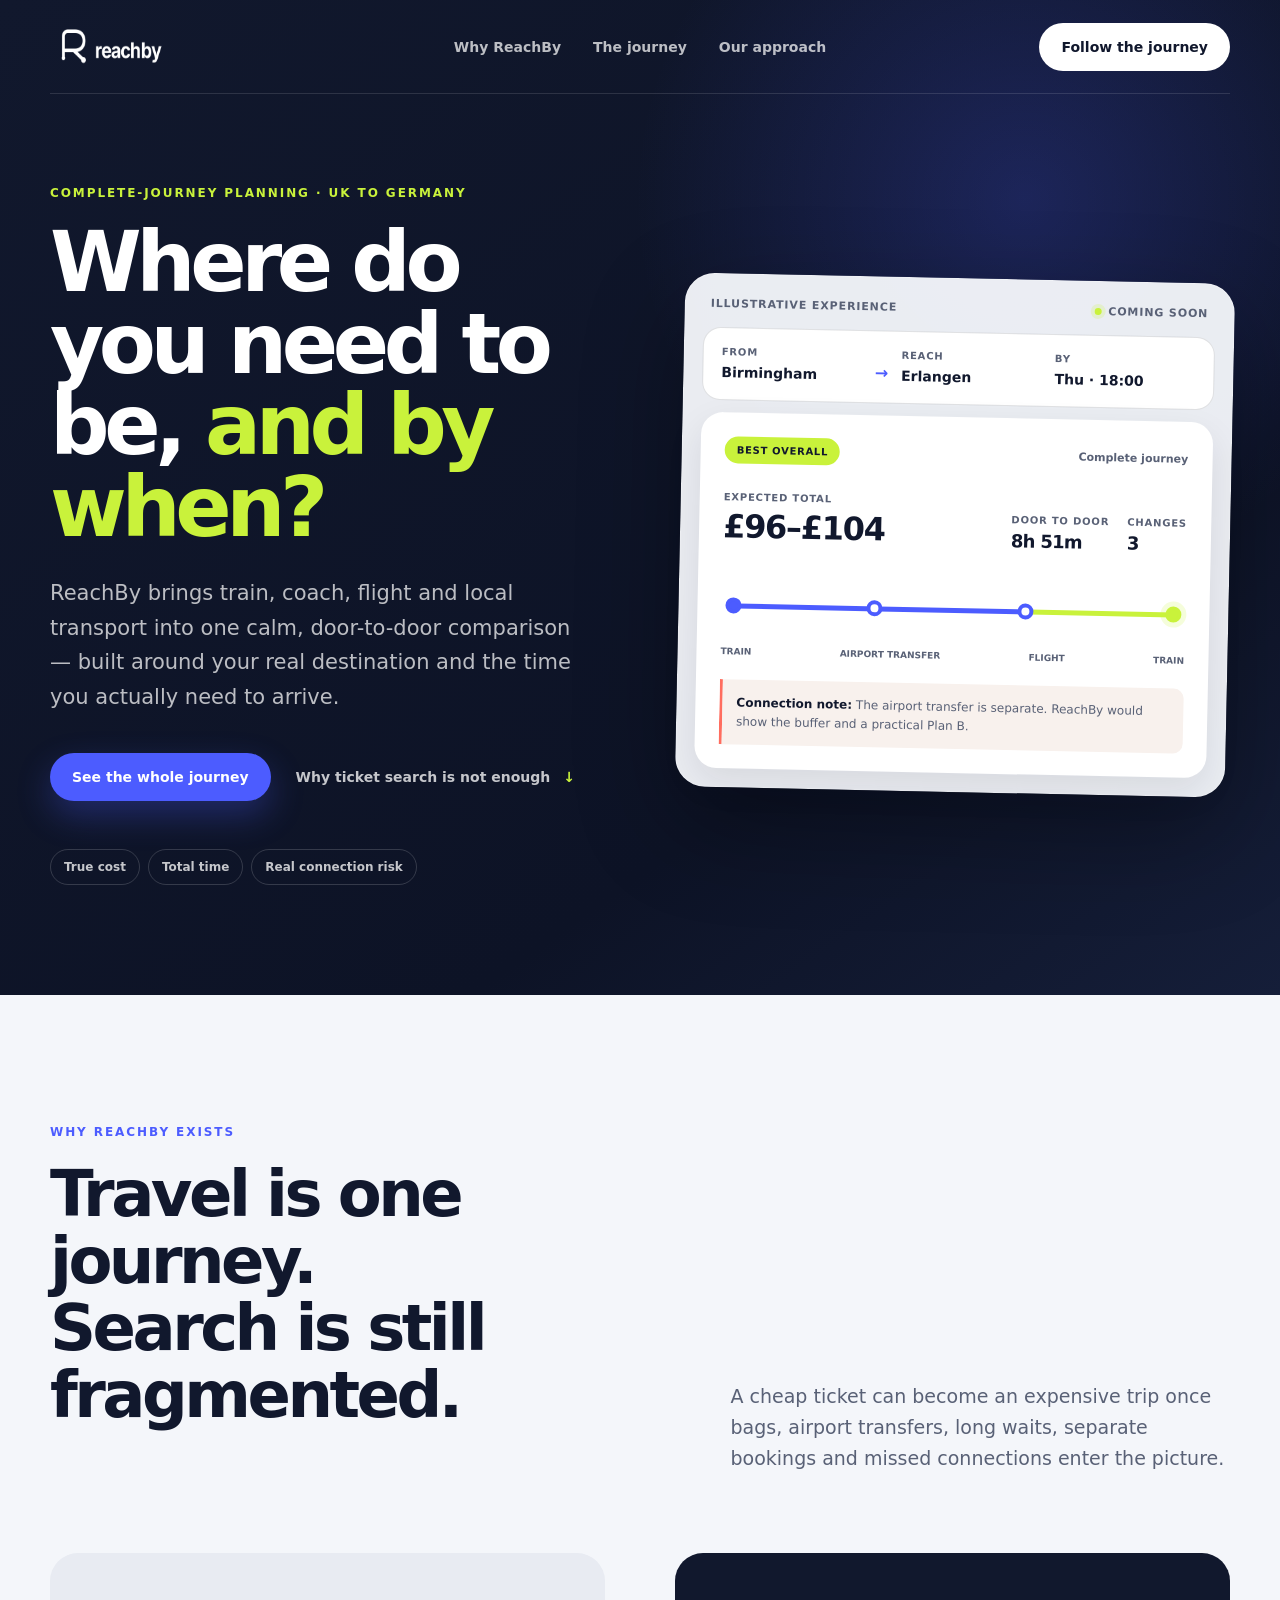
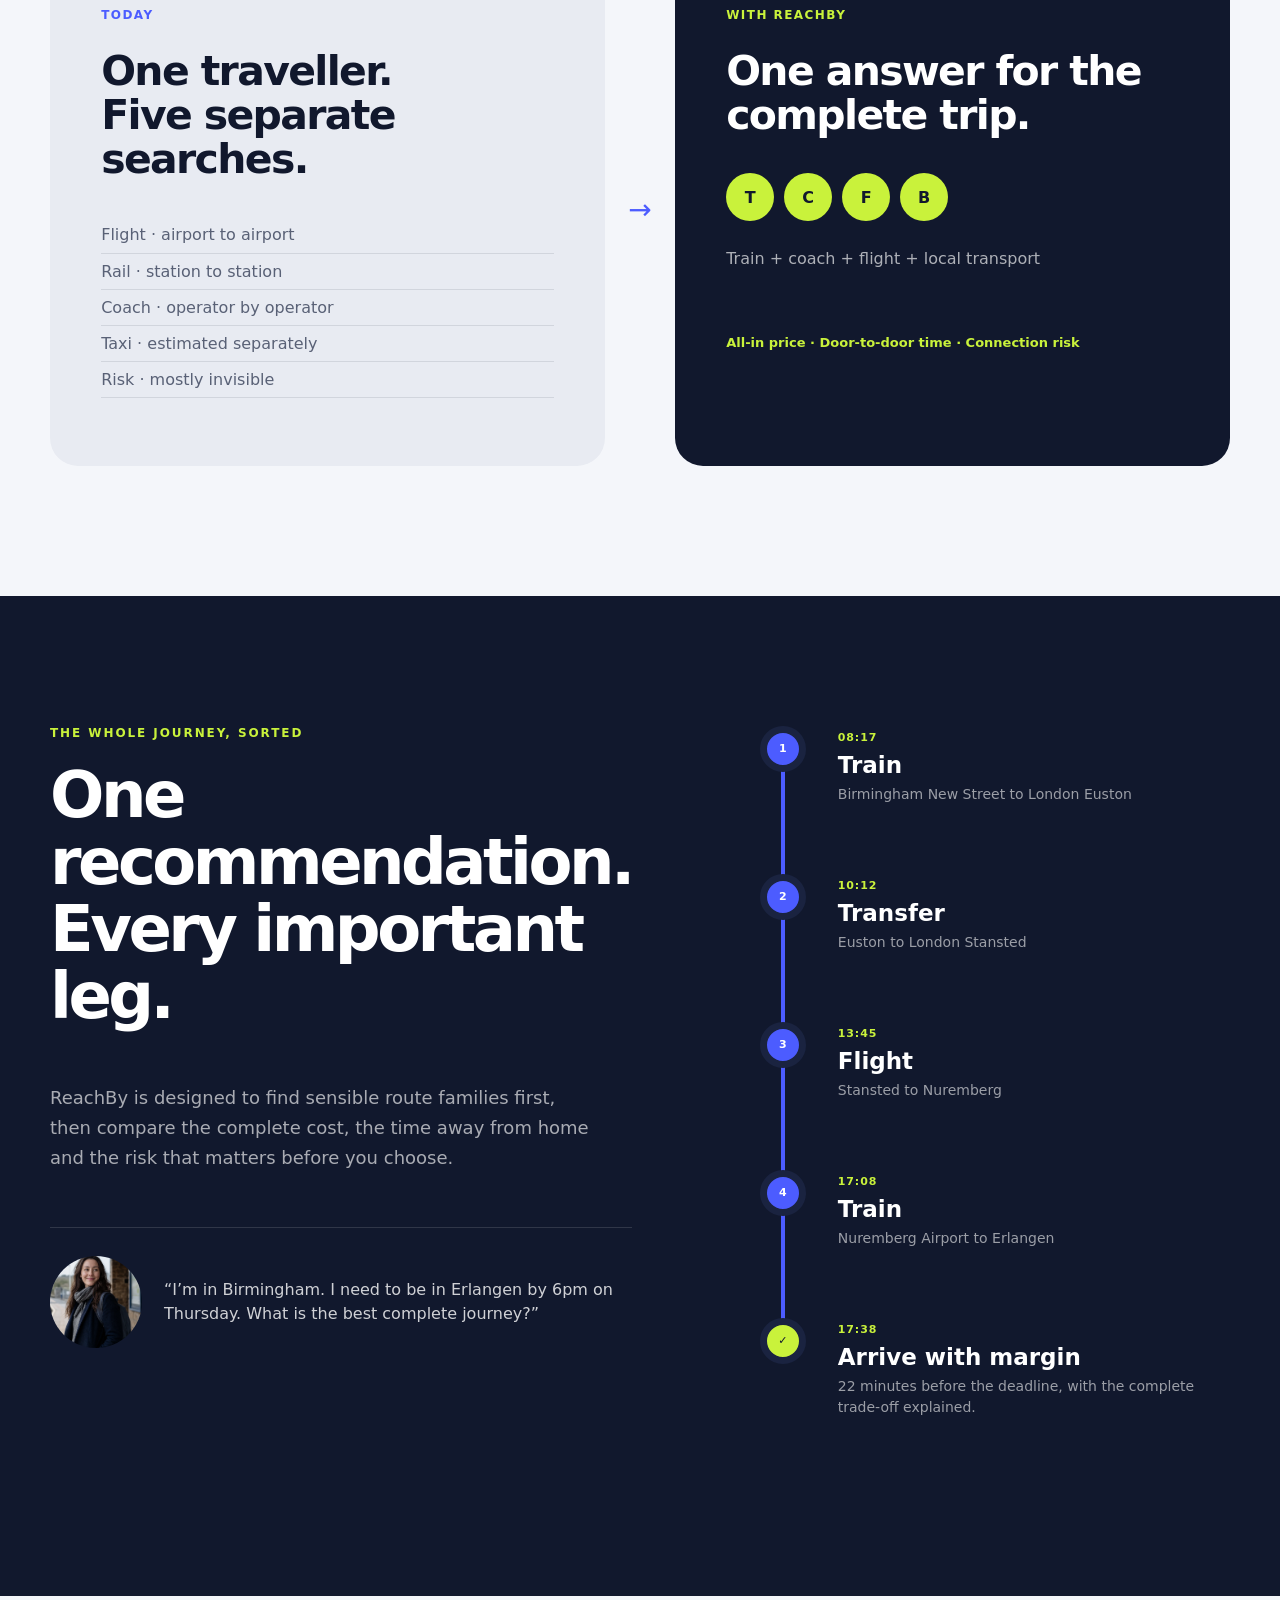
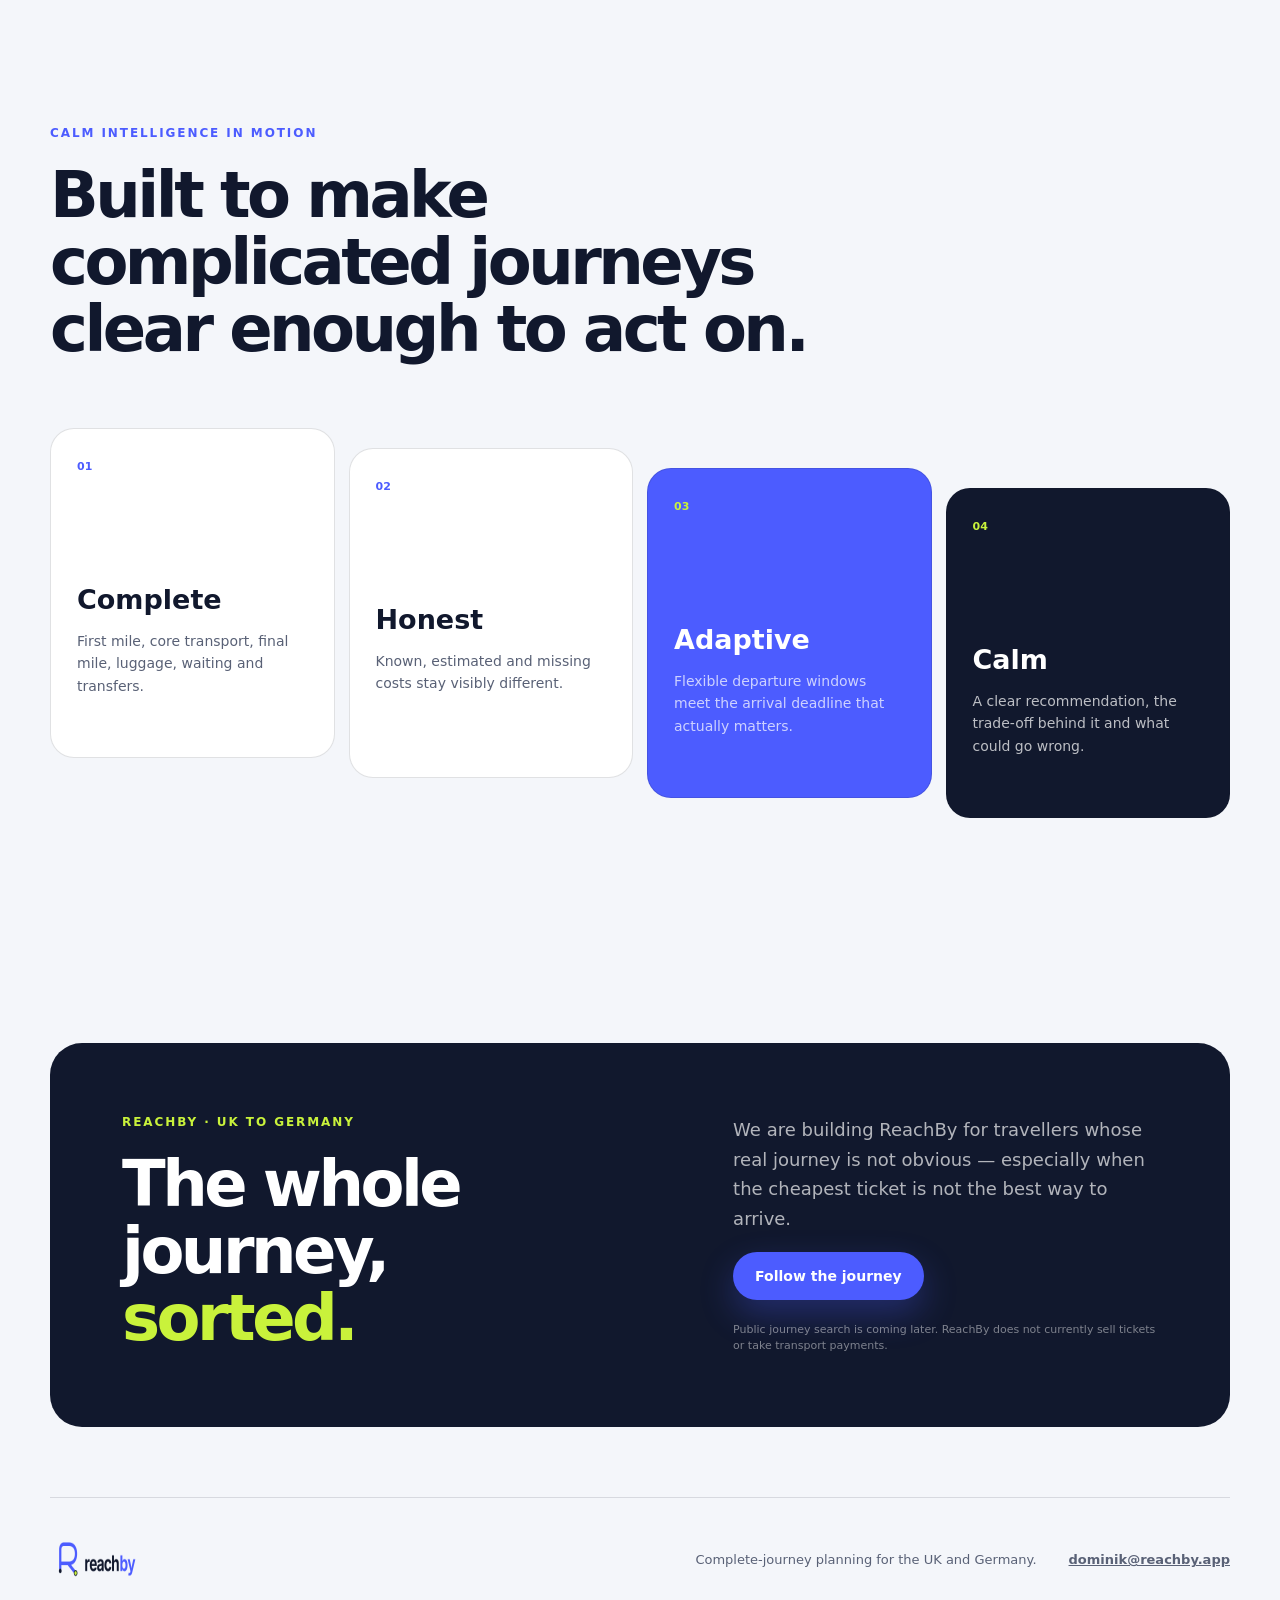
<file: index.html>
<!doctype html>
<html lang="en-GB">
  <head>
    <meta charset="utf-8">
    <meta name="viewport" content="width=device-width, initial-scale=1">
    <meta http-equiv="Content-Security-Policy" content="default-src 'self'; connect-src 'none'; font-src 'self'; form-action 'none'; img-src 'self'; object-src 'none'; script-src 'none'; style-src 'self'; base-uri 'none'">
    <meta name="referrer" content="no-referrer">
    <meta name="description" content="Complete UK-to-Germany journey planning across train, coach, flight and local transport, built around where you need to be and by when.">
    <meta property="og:type" content="website">
    <meta property="og:locale" content="en_GB">
    <meta property="og:site_name" content="ReachBy">
    <meta property="og:title" content="ReachBy — The whole journey, sorted">
    <meta property="og:description" content="True cost. Total time. Real connection risk. One clear comparison for the complete journey.">
    <meta property="og:url" content="https://reachby.app/">
    <meta property="og:image" content="https://reachby.app/public/og.png">
    <meta property="og:image:width" content="1731">
    <meta property="og:image:height" content="909">
    <meta property="og:image:alt" content="ReachBy — The whole journey, sorted">
    <meta name="twitter:card" content="summary_large_image">
    <meta name="twitter:title" content="ReachBy — The whole journey, sorted">
    <meta name="twitter:description" content="One clear comparison across train, coach, flight and local transport.">
    <meta name="twitter:image" content="https://reachby.app/public/og.png">
    <title>ReachBy — The whole journey, sorted</title>
    <link rel="icon" href="assets/reachby-logo-primary.png" type="image/png">
    <link rel="stylesheet" href="styles.css">
  </head>
  <body>
    <a class="skipLink" href="#main-content">Skip to content</a>
    <main id="main-content">
      <section class="hero" id="top">
        <nav class="nav shell" aria-label="Primary navigation">
          <a class="logo" href="#top" aria-label="ReachBy home"><img src="assets/reachby-logo-primary.png" alt="ReachBy" width="240" height="52"></a>
          <div class="navLinks"><a href="#why">Why ReachBy</a><a href="#journey">The journey</a><a href="#approach">Our approach</a></div>
          <a class="button buttonLight" href="mailto:dominik@reachby.app?subject=ReachBy%20launch">Follow the journey</a>
        </nav>

        <div class="heroGrid shell">
          <div class="heroCopy">
            <p class="eyebrow">Complete-journey planning · UK to Germany</p>
            <h1>Where do you need to be, <em>and by when?</em></h1>
            <p class="lede">ReachBy brings train, coach, flight and local transport into one calm, door-to-door comparison — built around your real destination and the time you actually need to arrive.</p>
            <div class="heroActions"><a class="button buttonPrimary" href="#journey">See the whole journey</a><a class="textLink" href="#why">Why ticket search is not enough <span aria-hidden="true">↓</span></a></div>
            <div class="proofLine" aria-label="ReachBy decision factors"><span>True cost</span><span>Total time</span><span>Real connection risk</span></div>
          </div>

          <div class="heroVisual" aria-label="Illustrative ReachBy journey comparison">
            <div class="visualHeader"><span>Illustrative experience</span><span class="status"><i></i> Coming soon</span></div>
            <div class="requestLine"><div><small>From</small><strong>Birmingham</strong></div><span aria-hidden="true">→</span><div><small>Reach</small><strong>Erlangen</strong></div><div><small>By</small><strong>Thu · 18:00</strong></div></div>
            <article class="resultCard">
              <div class="resultTop"><span class="bestPill">Best overall</span><span class="resultMeta">Complete journey</span></div>
              <div class="resultNumbers"><div><small>Expected total</small><strong>£96–£104</strong></div><div><small>Door to door</small><strong>8h 51m</strong></div><div><small>Changes</small><strong>3</strong></div></div>
              <div class="routeGraphic" aria-hidden="true"><span class="node originNode"></span><span class="segment segmentOne"></span><span class="node transferOne"></span><span class="segment segmentTwo"></span><span class="node transferTwo"></span><span class="segment segmentThree"></span><span class="node arrivalNode"></span></div>
              <div class="modeLine"><span>Train</span><span>Airport transfer</span><span>Flight</span><span>Train</span></div>
              <p class="riskNote"><strong>Connection note:</strong> The airport transfer is separate. ReachBy would show the buffer and a practical Plan B.</p>
            </article>
          </div>
        </div>
      </section>

      <section class="statement shell" id="why">
        <p class="eyebrow eyebrowDark">Why ReachBy exists</p>
        <div class="statementGrid"><h2>Travel is one journey.<br>Search is still fragmented.</h2><p>A cheap ticket can become an expensive trip once bags, airport transfers, long waits, separate bookings and missed connections enter the picture.</p></div>
        <div class="comparison">
          <article class="todayCard"><span class="cardLabel">Today</span><h3>One traveller.<br>Five separate searches.</h3><ul><li>Flight · airport to airport</li><li>Rail · station to station</li><li>Coach · operator by operator</li><li>Taxi · estimated separately</li><li>Risk · mostly invisible</li></ul></article>
          <div class="comparisonArrow" aria-hidden="true">→</div>
          <article class="reachbyCard"><span class="cardLabel">With ReachBy</span><h3>One answer for the complete trip.</h3><div class="modeTokens" aria-hidden="true"><span>T</span><span>C</span><span>F</span><span>B</span></div><p>Train + coach + flight + local transport</p><strong>All-in price · Door-to-door time · Connection risk</strong></article>
        </div>
      </section>

      <section class="journeySection" id="journey">
        <div class="shell journeyGrid">
          <div class="journeyIntro">
            <p class="eyebrow">The whole journey, sorted</p>
            <h2>One recommendation.<br>Every important leg.</h2>
            <p>ReachBy is designed to find sensible route families first, then compare the complete cost, the time away from home and the risk that matters before you choose.</p>
            <div class="journeyQuote"><img src="assets/maya-traveller-story.webp" alt="Maya, a fictional traveller used to illustrate the ReachBy experience" width="900" height="1125"><blockquote>“I’m in Birmingham. I need to be in Erlangen by 6pm on Thursday. What is the best complete journey?”</blockquote></div>
          </div>
          <ol class="timeline">
            <li><span class="timelineNode">1</span><div><small>08:17</small><h3>Train</h3><p>Birmingham New Street to London Euston</p></div></li>
            <li><span class="timelineNode">2</span><div><small>10:12</small><h3>Transfer</h3><p>Euston to London Stansted</p></div></li>
            <li><span class="timelineNode">3</span><div><small>13:45</small><h3>Flight</h3><p>Stansted to Nuremberg</p></div></li>
            <li><span class="timelineNode">4</span><div><small>17:08</small><h3>Train</h3><p>Nuremberg Airport to Erlangen</p></div></li>
            <li class="timelineArrival"><span class="timelineNode">✓</span><div><small>17:38</small><h3>Arrive with margin</h3><p>22 minutes before the deadline, with the complete trade-off explained.</p></div></li>
          </ol>
        </div>
      </section>

      <section class="approach shell" id="approach">
        <div class="sectionHeading"><p class="eyebrow eyebrowDark">Calm intelligence in motion</p><h2>Built to make complicated journeys clear enough to act on.</h2></div>
        <div class="principleGrid">
          <article><span>01</span><h3>Complete</h3><p>First mile, core transport, final mile, luggage, waiting and transfers.</p></article>
          <article><span>02</span><h3>Honest</h3><p>Known, estimated and missing costs stay visibly different.</p></article>
          <article><span>03</span><h3>Adaptive</h3><p>Flexible departure windows meet the arrival deadline that actually matters.</p></article>
          <article><span>04</span><h3>Calm</h3><p>A clear recommendation, the trade-off behind it and what could go wrong.</p></article>
        </div>
      </section>

      <section class="closing shell">
        <div><p class="eyebrow">ReachBy · UK to Germany</p><h2>The whole journey,<br><em>sorted.</em></h2></div>
        <div class="closingCopy"><p>We are building ReachBy for travellers whose real journey is not obvious — especially when the cheapest ticket is not the best way to arrive.</p><a class="button buttonPrimary" href="mailto:dominik@reachby.app?subject=ReachBy%20launch">Follow the journey</a><small>Public journey search is coming later. ReachBy does not currently sell tickets or take transport payments.</small></div>
      </section>

      <footer class="shell"><img src="assets/reachby-logo-primary.png" alt="ReachBy" width="240" height="52"><p>Complete-journey planning for the UK and Germany.</p><a href="mailto:dominik@reachby.app">dominik@reachby.app</a></footer>
    </main>
  </body>
</html>
</file>
<file: styles.css>
:root {
  --ink: #11182d;
  --ink-soft: #1a2340;
  --cobalt: #4c5cff;
  --lime: #c9f23b;
  --fog: #f4f6fa;
  --coral: #ff6d5f;
  --slate: #596176;
  --white: #ffffff;
  --line: rgba(17, 24, 45, 0.13);
  --shell: min(1180px, calc(100% - 40px));
}

* { box-sizing: border-box; }
html { scroll-behavior: smooth; }
body {
  margin: 0;
  color: var(--ink);
  background: var(--fog);
  font-family: Inter, ui-sans-serif, system-ui, -apple-system, BlinkMacSystemFont, "Segoe UI", sans-serif;
  -webkit-font-smoothing: antialiased;
}
a { color: inherit; }
img { display: block; max-width: 100%; }
.shell { width: var(--shell); margin-inline: auto; }
.skipLink { position: absolute; z-index: 10; top: 8px; left: -9999px; padding: 12px 16px; color: var(--ink); background: var(--lime); font-weight: 800; }
.skipLink:focus { left: 8px; }

.hero {
  min-height: 940px;
  color: var(--white);
  background: radial-gradient(circle at 80% 20%, rgba(76, 92, 255, 0.23), transparent 30%), linear-gradient(145deg, var(--ink) 0%, #0d1326 70%, #151e39 100%);
  overflow: hidden;
}
.nav { display: grid; grid-template-columns: 1fr auto 1fr; align-items: center; min-height: 94px; border-bottom: 1px solid rgba(255, 255, 255, 0.12); }
.logo { width: 196px; filter: brightness(0) invert(1); }
.navLinks { display: flex; gap: 32px; color: rgba(255, 255, 255, 0.72); font-size: 14px; font-weight: 650; }
.navLinks a, .textLink { text-decoration: none; }
.navLinks a:hover, .textLink:hover { color: var(--lime); }
.nav > .button { justify-self: end; }
.button { display: inline-flex; align-items: center; justify-content: center; min-height: 48px; padding: 0 22px; border-radius: 999px; font-size: 14px; font-weight: 800; text-decoration: none; transition: transform 0.2s ease, box-shadow 0.2s ease, background 0.2s ease; }
.button:hover { transform: translateY(-2px); }
.button:focus-visible, a:focus-visible { outline: 3px solid var(--lime); outline-offset: 4px; }
.buttonLight { color: var(--ink); background: var(--white); }
.buttonPrimary { color: var(--white); background: var(--cobalt); box-shadow: 0 14px 34px rgba(76, 92, 255, 0.3); }
.buttonPrimary:hover { background: #6270ff; }

.heroGrid { display: grid; grid-template-columns: 0.98fr 1.02fr; gap: clamp(48px, 8vw, 112px); align-items: center; padding: 92px 0 110px; }
.eyebrow { margin: 0 0 22px; color: var(--lime); font-size: 12px; font-weight: 850; letter-spacing: 0.16em; text-transform: uppercase; }
.eyebrowDark { color: var(--cobalt); }
h1, h2, h3, p { margin-top: 0; }
h1 { max-width: 720px; margin-bottom: 28px; font-size: clamp(58px, 6.5vw, 88px); line-height: 0.98; letter-spacing: -0.065em; }
h1 em, .closing h2 em { color: var(--lime); font-style: normal; }
.lede { max-width: 650px; color: rgba(255, 255, 255, 0.72); font-size: clamp(18px, 2vw, 21px); line-height: 1.65; }
.heroActions { display: flex; align-items: center; gap: 25px; margin-top: 38px; }
.textLink { color: rgba(255, 255, 255, 0.76); font-size: 14px; font-weight: 750; }
.textLink span { margin-left: 8px; color: var(--lime); }
.proofLine { display: flex; gap: 8px; flex-wrap: wrap; margin-top: 48px; }
.proofLine span { padding: 10px 13px; color: rgba(255, 255, 255, 0.76); border: 1px solid rgba(255, 255, 255, 0.16); border-radius: 999px; font-size: 12px; font-weight: 700; }

.heroVisual { padding: 18px; color: var(--ink); background: rgba(244, 246, 250, 0.96); border: 1px solid rgba(255, 255, 255, 0.25); border-radius: 30px; box-shadow: 0 36px 100px rgba(0, 0, 0, 0.32); transform: rotate(1.2deg); }
.visualHeader { display: flex; justify-content: space-between; padding: 5px 7px 17px; color: var(--slate); font-size: 11px; font-weight: 800; letter-spacing: 0.08em; text-transform: uppercase; }
.status { display: flex; align-items: center; gap: 7px; }
.status i { width: 7px; height: 7px; background: var(--lime); border-radius: 50%; box-shadow: 0 0 0 4px rgba(201, 242, 59, 0.2); }
.requestLine { display: grid; grid-template-columns: 1fr auto 1fr 1fr; gap: 13px; align-items: end; padding: 18px; background: var(--white); border: 1px solid var(--line); border-radius: 18px; }
.requestLine div { min-width: 0; }
.requestLine small, .resultNumbers small { display: block; margin-bottom: 5px; color: var(--slate); font-size: 10px; font-weight: 750; text-transform: uppercase; letter-spacing: 0.08em; }
.requestLine strong { font-size: 14px; }
.requestLine > span { padding-bottom: 2px; color: var(--cobalt); font-weight: 900; }
.resultCard { margin-top: 12px; padding: 24px; background: var(--white); border-radius: 22px; box-shadow: 0 14px 36px rgba(17, 24, 45, 0.09); }
.resultTop, .resultNumbers, .modeLine { display: flex; justify-content: space-between; align-items: center; }
.bestPill { padding: 8px 12px; background: var(--lime); border-radius: 999px; font-size: 10px; font-weight: 900; text-transform: uppercase; letter-spacing: 0.07em; }
.resultMeta { color: var(--slate); font-size: 11px; font-weight: 700; }
.resultNumbers { margin-top: 28px; gap: 18px; align-items: flex-end; }
.resultNumbers div:first-child { flex: 1; }
.resultNumbers strong { font-size: clamp(21px, 2.5vw, 32px); letter-spacing: -0.04em; font-variant-numeric: tabular-nums; }
.resultNumbers div:not(:first-child) strong { font-size: 18px; }
.routeGraphic { position: relative; height: 70px; margin: 24px 4px 7px; }
.node { position: absolute; z-index: 2; width: 16px; height: 16px; top: 28px; background: var(--white); border: 4px solid var(--cobalt); border-radius: 50%; }
.originNode { left: 0; background: var(--cobalt); }
.transferOne { left: 31%; }
.transferTwo { left: 64%; }
.arrivalNode { right: 0; background: var(--lime); border-color: var(--lime); box-shadow: 0 0 0 5px rgba(201, 242, 59, 0.18); }
.segment { position: absolute; top: 34px; height: 5px; background: var(--cobalt); }
.segmentOne { left: 12px; width: 31%; }
.segmentTwo { left: calc(31% + 12px); width: 33%; }
.segmentThree { left: calc(64% + 12px); right: 8px; background: var(--lime); }
.modeLine { color: var(--slate); font-size: 9px; font-weight: 750; text-transform: uppercase; }
.riskNote { margin: 23px 0 0; padding: 14px; color: var(--slate); background: #f8f1ed; border-left: 3px solid var(--coral); border-radius: 0 10px 10px 0; font-size: 12px; line-height: 1.55; }
.riskNote strong { color: var(--ink); }

.statement, .approach { padding-block: 130px; }
.statementGrid { display: grid; grid-template-columns: 1.1fr 0.9fr; gap: 70px; align-items: end; }
h2 { font-size: clamp(42px, 5vw, 66px); line-height: 1.05; letter-spacing: -0.055em; }
.statementGrid p { max-width: 530px; margin-bottom: 8px; color: var(--slate); font-size: 19px; line-height: 1.65; }
.comparison { display: grid; grid-template-columns: 1fr 70px 1fr; align-items: stretch; margin-top: 70px; }
.comparison article { min-height: 430px; padding: clamp(28px, 4vw, 52px); border-radius: 28px; }
.todayCard { background: #e8ebf2; }
.reachbyCard { color: var(--white); background: var(--ink); }
.cardLabel { color: var(--cobalt); font-size: 12px; font-weight: 900; text-transform: uppercase; letter-spacing: 0.12em; }
.reachbyCard .cardLabel { color: var(--lime); }
.comparison h3 { margin: 26px 0 36px; font-size: clamp(28px, 3.2vw, 42px); line-height: 1.08; letter-spacing: -0.04em; }
.comparison ul { padding: 0; list-style: none; color: var(--slate); line-height: 2.2; }
.comparison li { border-bottom: 1px solid rgba(17, 24, 45, 0.1); }
.comparisonArrow { display: grid; place-items: center; color: var(--cobalt); font-size: 28px; }
.modeTokens { display: flex; gap: 10px; margin-bottom: 28px; }
.modeTokens span { display: grid; place-items: center; width: 48px; height: 48px; color: var(--ink); background: var(--lime); border-radius: 50%; font-weight: 900; }
.reachbyCard p { color: rgba(255, 255, 255, 0.66); }
.reachbyCard > strong { display: block; margin-top: 65px; color: var(--lime); font-size: 13px; line-height: 1.6; }

.journeySection { padding-block: 130px; color: var(--white); background: var(--ink); }
.journeyGrid { display: grid; grid-template-columns: 0.9fr 1.1fr; gap: clamp(70px, 10vw, 150px); }
.journeyIntro > p:not(.eyebrow) { max-width: 540px; color: rgba(255, 255, 255, 0.64); font-size: 18px; line-height: 1.65; }
.journeyQuote { display: grid; grid-template-columns: 92px 1fr; gap: 22px; align-items: center; margin-top: 55px; padding-top: 28px; border-top: 1px solid rgba(255, 255, 255, 0.13); }
.journeyQuote img { width: 92px; height: 92px; object-fit: cover; border-radius: 50%; filter: saturate(0.85); }
.journeyQuote blockquote { margin: 0; color: rgba(255, 255, 255, 0.8); font-size: 16px; line-height: 1.55; }
.timeline { margin: 0; padding: 0; list-style: none; }
.timeline li { position: relative; display: grid; grid-template-columns: 56px 1fr; gap: 22px; min-height: 148px; }
.timeline li:not(:last-child)::after { content: ""; position: absolute; top: 42px; bottom: -4px; left: 21px; width: 4px; background: var(--cobalt); }
.timelineNode { position: relative; z-index: 2; display: grid; place-items: center; width: 46px; height: 46px; color: var(--white); background: var(--cobalt); border: 7px solid var(--ink-soft); border-radius: 50%; font-size: 11px; font-weight: 900; }
.timeline small { color: var(--lime); font-size: 11px; font-weight: 850; letter-spacing: 0.08em; }
.timeline h3 { margin: 7px 0 6px; font-size: 23px; }
.timeline p { color: rgba(255, 255, 255, 0.58); font-size: 14px; line-height: 1.5; }
.timelineArrival .timelineNode { color: var(--ink); background: var(--lime); }

.sectionHeading { max-width: 820px; }
.principleGrid { display: grid; grid-template-columns: repeat(4, 1fr); gap: 14px; margin-top: 65px; }
.principleGrid article { min-height: 330px; padding: 26px; background: var(--white); border: 1px solid var(--line); border-radius: 24px; }
.principleGrid article:nth-child(2) { transform: translateY(20px); }
.principleGrid article:nth-child(3) { color: var(--white); background: var(--cobalt); transform: translateY(40px); }
.principleGrid article:nth-child(4) { color: var(--white); background: var(--ink); transform: translateY(60px); }
.principleGrid span { color: var(--cobalt); font-size: 11px; font-weight: 900; }
.principleGrid article:nth-child(n + 3) span { color: var(--lime); }
.principleGrid h3 { margin: 110px 0 15px; font-size: 27px; }
.principleGrid p { color: var(--slate); font-size: 14px; line-height: 1.6; }
.principleGrid article:nth-child(n + 3) p { color: rgba(255, 255, 255, 0.72); }

.closing { display: grid; grid-template-columns: 1fr 0.8fr; gap: 80px; margin-block: 155px 70px; padding: clamp(40px, 6vw, 72px); color: var(--white); background: var(--ink); border-radius: 32px; }
.closing h2 { margin-bottom: 0; }
.closingCopy { align-self: end; }
.closingCopy > p { color: rgba(255, 255, 255, 0.68); font-size: 18px; line-height: 1.65; }
.closingCopy small { display: block; margin-top: 22px; color: rgba(255, 255, 255, 0.46); font-size: 11px; line-height: 1.5; }
footer { display: grid; grid-template-columns: 1fr auto auto; gap: 32px; align-items: center; padding-block: 36px 50px; border-top: 1px solid var(--line); color: var(--slate); font-size: 13px; }
footer img { width: 150px; }
footer p { margin: 0; }
footer a { font-weight: 750; }

@media (max-width: 960px) {
  .nav { grid-template-columns: 1fr auto; }
  .navLinks { display: none; }
  .hero { min-height: auto; }
  .heroGrid, .statementGrid, .journeyGrid, .closing { grid-template-columns: 1fr; }
  .heroGrid { padding-top: 70px; }
  .heroVisual { max-width: 680px; }
  .comparison { grid-template-columns: 1fr; gap: 18px; }
  .comparisonArrow { min-height: 44px; transform: rotate(90deg); }
  .principleGrid { grid-template-columns: repeat(2, 1fr); }
  .principleGrid article:nth-child(n) { transform: none; }
  .closing { margin-top: 90px; }
}

@media (max-width: 620px) {
  :root { --shell: min(100% - 24px, 1180px); }
  .nav { min-height: 76px; }
  .nav > .button { display: none; }
  .logo { width: 165px; }
  .heroGrid { gap: 55px; padding: 60px 0 75px; }
  h1 { font-size: 53px; }
  .heroActions { align-items: flex-start; flex-direction: column; }
  .heroVisual { padding: 10px; border-radius: 23px; transform: none; }
  .requestLine { grid-template-columns: 1fr 1fr; }
  .requestLine > span { display: none; }
  .resultCard { padding: 18px; }
  .resultNumbers { align-items: flex-start; flex-wrap: wrap; }
  .resultNumbers div:first-child { flex-basis: 100%; }
  .modeLine { font-size: 7px; }
  .statement, .approach, .journeySection { padding-block: 85px; }
  .comparison article { min-height: auto; }
  .journeyQuote { grid-template-columns: 72px 1fr; }
  .journeyQuote img { width: 72px; height: 72px; }
  .principleGrid { grid-template-columns: 1fr; }
  .principleGrid article { min-height: 270px; }
  .principleGrid h3 { margin-top: 70px; }
  .closing { gap: 35px; margin-block: 70px 45px; padding: 30px 24px; border-radius: 24px; }
  footer { grid-template-columns: 1fr; gap: 12px; }
}

@media (prefers-reduced-motion: reduce) {
  html { scroll-behavior: auto; }
  .button { transition: none; }
}
</file>
